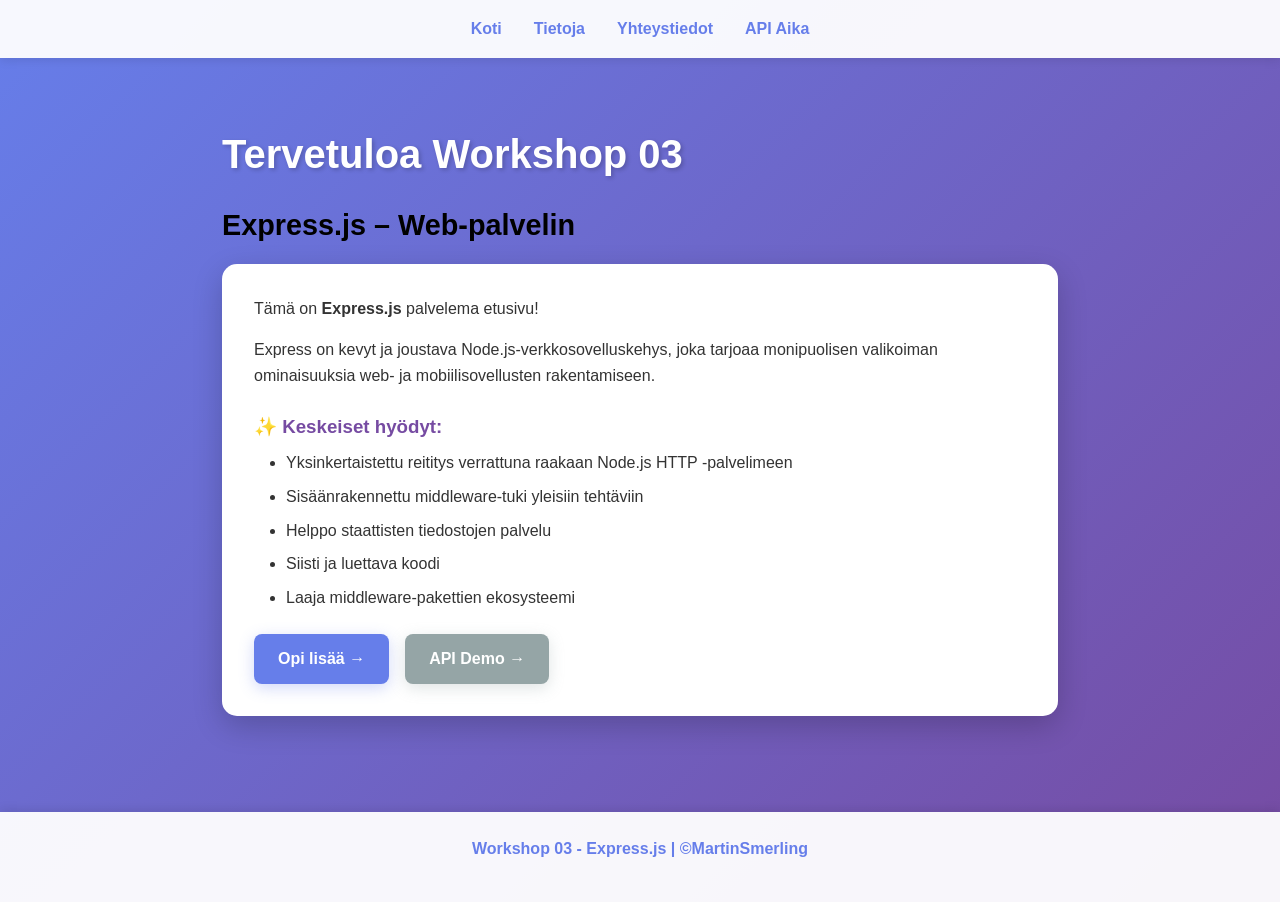
<file: index.html>
<!DOCTYPE html>
<html lang="en">

<head>
    <meta charset="UTF-8">
    <meta name="viewport" content="width=device-width, initial-scale=1.0">
    <title>Koti - Workshop 03 Express</title>
    <link rel="stylesheet" href="/styles/style.css">
    <link rel="icon" type="image/png" href="/Laurea_favicon.png">
</head>

<body>
    <nav>
        <a href="/">Koti</a>
        <a href="/about">Tietoja</a>
        <a href="/contact">Yhteystiedot</a>
        <a href="/api/time">API Aika</a>
    </nav>

    <div class="container">
        <h1>Tervetuloa Workshop 03</h1>
        <h2>Express.js – Web‑palvelin</h2>

        <div class="card">
            <p>Tämä on <strong>Express.js</strong> palvelema etusivu!</p>
            <p>Express on kevyt ja joustava Node.js‑verkkosovelluskehys, joka tarjoaa 
                monipuolisen valikoiman ominaisuuksia web‑ ja mobiilisovellusten rakentamiseen.</p>

            <h3>✨ Keskeiset hyödyt:</h3>
            <ul>
                <li>Yksinkertaistettu reititys verrattuna raakaan Node.js HTTP ‑palvelimeen</li>
                <li>Sisäänrakennettu middleware‑tuki yleisiin tehtäviin</li>
                <li>Helppo staattisten tiedostojen palvelu</li>
                <li>Siisti ja luettava koodi</li>
                <li>Laaja middleware-pakettien ekosysteemi</li>
            </ul>

            <div class="btn-group">
                <a href="/about" class="btn">Opi lisää →</a>
                <a href="/api/time" class="btn btn-secondary">API Demo →</a>
            </div>
        </div>
    </div>

    <footer>
        <p>Workshop 03 - Express.js | ©MartinSmerling</p>
    </footer>
</body>

</html>
</file>
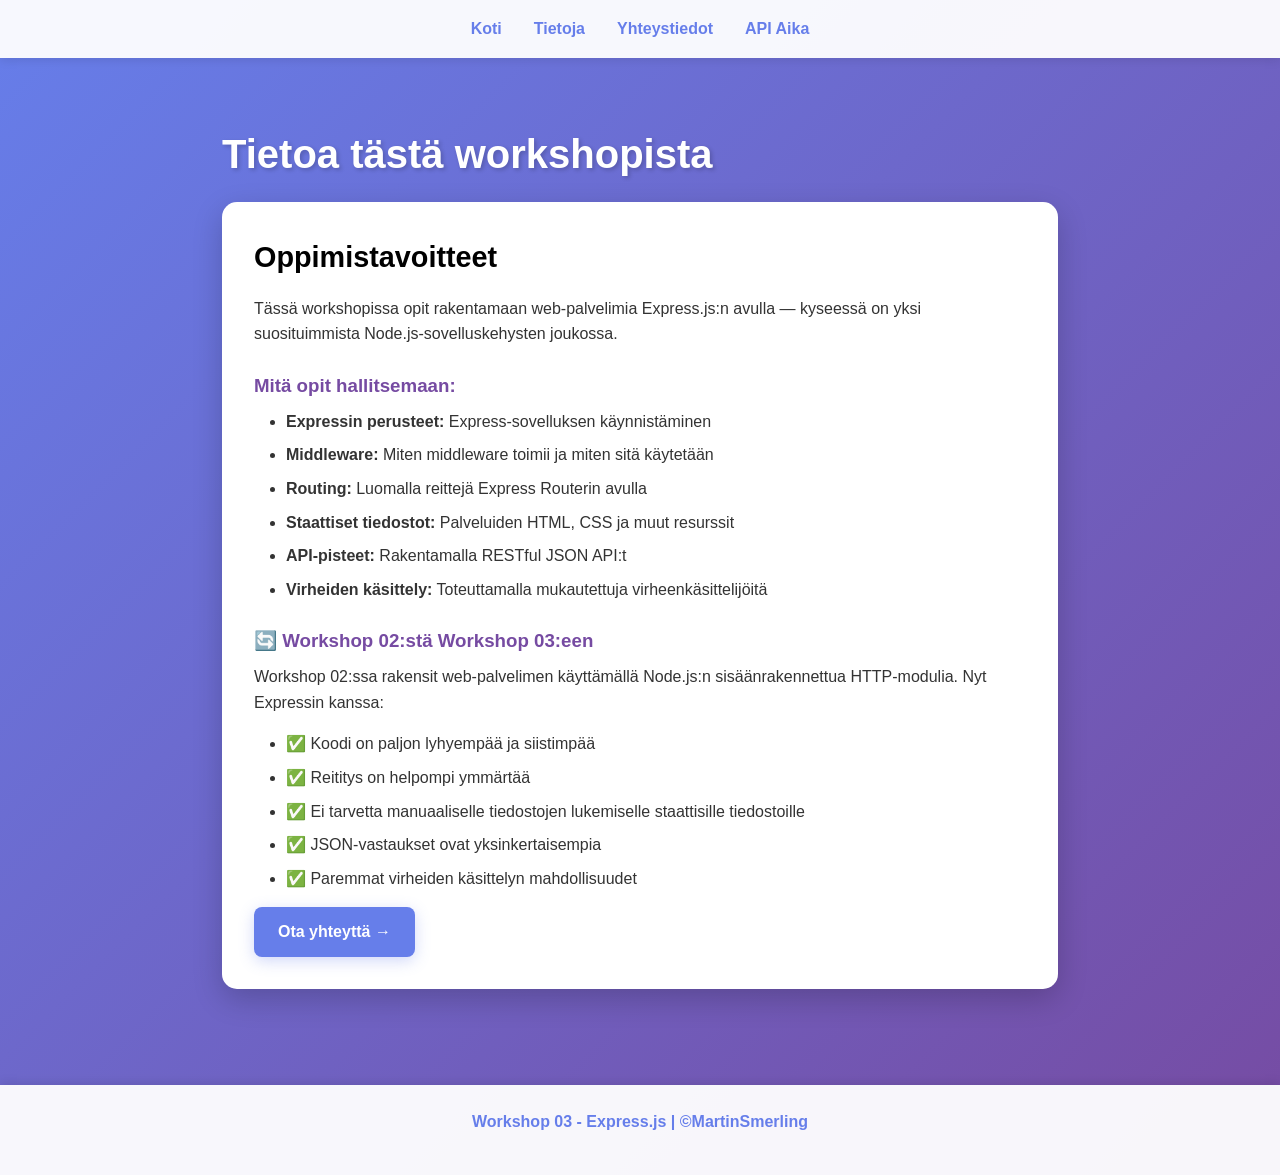
<file: about.html>
<!DOCTYPE html>
<html lang="en">

<head>
    <meta charset="UTF-8">
    <meta name="viewport" content="width=device-width, initial-scale=1.0">
    <title>Tietoja - Workshop 03 Express</title>
    <link rel="stylesheet" href="/styles/style.css">
    <link rel="icon" type="image/png" href="/Laurea_favicon.png">
</head>

<body>
    <nav>
        <a href="/">Koti</a>
        <a href="/about">Tietoja</a>
        <a href="/contact">Yhteystiedot</a>
        <a href="/api/time">API Aika</a>
    </nav>

    <div class="container">
        <h1>Tietoa tästä workshopista</h1>

        <div class="card">
            <h2>Oppimistavoitteet</h2>
            <p>Tässä workshopissa opit rakentamaan web‑palvelimia Express.js:n avulla — kyseessä 
                on yksi suosituimmista Node.js‑sovelluskehysten joukossa.</p>

            <h3>Mitä opit hallitsemaan:</h3>
            <ul>
                <li><strong>Expressin perusteet:</strong> Express-sovelluksen käynnistäminen</li>
                <li><strong>Middleware:</strong> Miten middleware toimii ja miten sitä käytetään</li>
                <li><strong>Routing:</strong> Luomalla reittejä Express Routerin avulla</li>
                <li><strong>Staattiset tiedostot:</strong> Palveluiden HTML, CSS ja muut resurssit</li>
                <li><strong>API-pisteet:</strong> Rakentamalla RESTful JSON API:t</li>
                <li><strong>Virheiden käsittely:</strong> Toteuttamalla mukautettuja virheenkäsittelijöitä</li>
            </ul>

            <h3>🔄 Workshop 02:stä Workshop 03:een</h3>
            <p>Workshop 02:ssa rakensit web-palvelimen käyttämällä Node.js:n sisäänrakennettua HTTP-modulia. Nyt Expressin kanssa:</p>
            <ul>
                <li>✅ Koodi on paljon lyhyempää ja siistimpää</li>
                <li>✅ Reititys on helpompi ymmärtää</li>
                <li>✅ Ei tarvetta manuaaliselle tiedostojen lukemiselle staattisille tiedostoille</li>
                <li>✅ JSON-vastaukset ovat yksinkertaisempia</li>
                <li>✅ Paremmat virheiden käsittelyn mahdollisuudet</li>
            </ul>

            <a href="/contact" class="btn">Ota yhteyttä →</a>
        </div>
    </div>

    <footer>
        <p>Workshop 03 - Express.js | ©MartinSmerling</p>
    </footer>
</body>

</html>
</file>
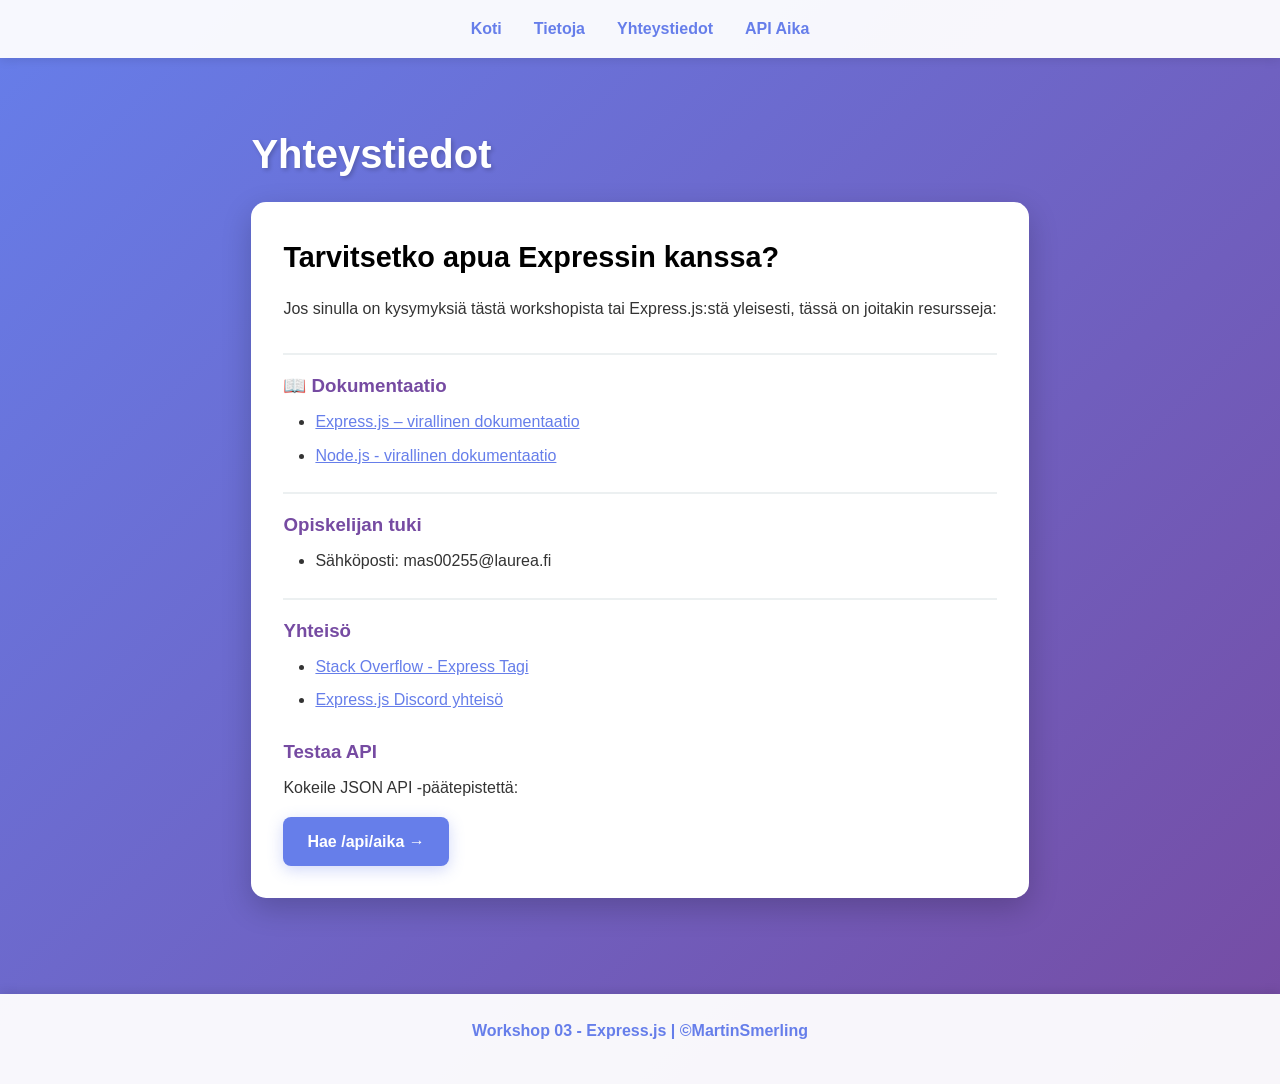
<file: contact.html>
<!DOCTYPE html>
<html lang="en">

<head>
    <meta charset="UTF-8">
    <meta name="viewport" content="width=device-width, initial-scale=1.0">
    <title>Yhteystiedot - Workshop 03 Express</title>
    <link rel="stylesheet" href="/styles/style.css">
    <link rel="icon" type="image/png" href="/Laurea_favicon.png">
</head>

<body>
    <nav>
        <a href="/">Koti</a>
        <a href="/about">Tietoja</a>
        <a href="/contact">Yhteystiedot</a>
        <a href="/api/time">API Aika</a>
    </nav>

    <div class="container">
        <h1>Yhteystiedot</h1>

        <div class="card">
            <h2>Tarvitsetko apua Expressin kanssa?</h2>
            <p>Jos sinulla on kysymyksiä tästä workshopista tai Express.js:stä yleisesti, tässä on joitakin resursseja:</p>

            <div class="contact-info">
                <h3>📖 Dokumentaatio</h3>
                <ul>
                    <li><a href="https://expressjs.com/" target="_blank">Express.js – virallinen dokumentaatio</a></li>
                    <li><a href="https://nodejs.org/docs/" target="_blank">Node.js - virallinen dokumentaatio</a></li>
                </ul>

                <h3>Opiskelijan tuki</h3>
                <ul>
                    <li>Sähköposti: mas00255@laurea.fi</li>
                </ul>

                <h3>Yhteisö</h3>
                <ul>
                    <li><a href="https://stackoverflow.com/questions/tagged/express" target="_blank">Stack Overflow -
                            Express Tagi</a></li>
                    <li><a href="https://discord.gg/express" target="_blank">Express.js Discord yhteisö</a></li>
                </ul>
            </div>

            <h3>Testaa API</h3>
            <p>Kokeile JSON API ‑päätepistettä:</p>
            <a href="/api/time" class="btn">Hae /api/aika →</a>
        </div>
    </div>

    <footer>
        <p>Workshop 03 - Express.js | ©MartinSmerling</p>
    </footer>
</body>

</html>
</file>
<file: styles/style.css>
* {
    margin: 0;
    padding: 0;
    box-sizing: border-box;
}

body {
    font-family: 'Segoe UI', Tahoma, Geneva, Verdana, sans-serif;
    line-height: 1.6;
    color: #333;
    background: linear-gradient(135deg, #667eea 0%, #764ba2 100%);
    min-height: 100vh;
    display: flex;
    flex-direction: column;
}

nav {
    background-color: rgba(255, 255, 255, 0.95);
    padding: 1rem 2rem;
    box-shadow: 0 2px 10px rgba(0,0,0,0.1);
    display: flex;
    gap: 2rem;
    justify-content: center;
}

nav a {
    color: #667eea;
    text-decoration: none;
    font-weight: 600;
    transition: color 0.3s ease;
    position: relative;
}

nav a:hover {
    color: #764ba2;
}

nav a::after {
    content: '';
    position: absolute;
    bottom: -5px;
    left: 0;
    width: 0;
    height: 2px;
    background-color: #764ba2;
    transition: width 0.3s ease;
}

nav a:hover::after {
    width: 100%;
}

.container {
    max-width: 900px;
    margin: 2rem auto;
    padding: 2rem;
    flex: 1;
}

h1 {
    color: white;
    font-size: 2.5rem;
    margin-bottom: 1rem;
    text-shadow: 2px 2px 4px rgba(0,0,0,0.2);
}

h2 {
    color: #000000;
    font-size: 1.8rem;
    margin-bottom: 1rem;
}

h3 {
    color: #764ba2;
    margin-top: 1.5rem;
    margin-bottom: 0.5rem;
}

.card {
    background: white;
    padding: 2rem;
    border-radius: 15px;
    box-shadow: 0 10px 30px rgba(0,0,0,0.2);
    margin-bottom: 2rem;
}

ul {
    margin-left: 2rem;
    margin-bottom: 1rem;
}

li {
    margin-bottom: 0.5rem;
}

a {
    color: #667eea;
    transition: color 0.3s ease;
}

a:hover {
    color: #764ba2;
}

.btn {
    display: inline-block;
    background-color: #667eea;
    color: white;
    padding: 0.75rem 1.5rem;
    text-decoration: none;
    border-radius: 8px;
    transition: all 0.3s ease;
    font-weight: 600;
    box-shadow: 0 4px 15px rgba(102, 126, 234, 0.3);
}

.btn:hover {
    background-color: #764ba2;
    transform: translateY(-2px);
    box-shadow: 0 6px 20px rgba(118, 75, 162, 0.4);
}

.btn-secondary {
    background-color: #95a5a6;
    box-shadow: 0 4px 15px rgba(149, 165, 166, 0.3);
}

.btn-secondary:hover {
    background-color: #7f8c8d;
}

.btn-group {
    display: flex;
    gap: 1rem;
    margin-top: 1.5rem;
}

.contact-info {
    margin-top: 2rem;
}

.contact-info h3 {
    margin-top: 1.5rem;
    padding-top: 1rem;
    border-top: 2px solid #ecf0f1;
}

footer {
    background-color: rgba(255, 255, 255, 0.95);
    text-align: center;
    padding: 1.5rem;
    margin-top: auto;
    box-shadow: 0 -2px 10px rgba(0,0,0,0.1);
}

footer p {
    color: #667eea;
    font-weight: 600;
}

p {
    margin-bottom: 1rem;
}

@media (max-width: 768px) {
    nav {
        flex-direction: column;
        gap: 0.5rem;
        align-items: center;
    }
    
    h1 {
        font-size: 2rem;
    }
    
    .container {
        padding: 1rem;
    }
    
    .card {
        padding: 1.5rem;
    }
    
    .btn-group {
        flex-direction: column;
    }
}
</file>
